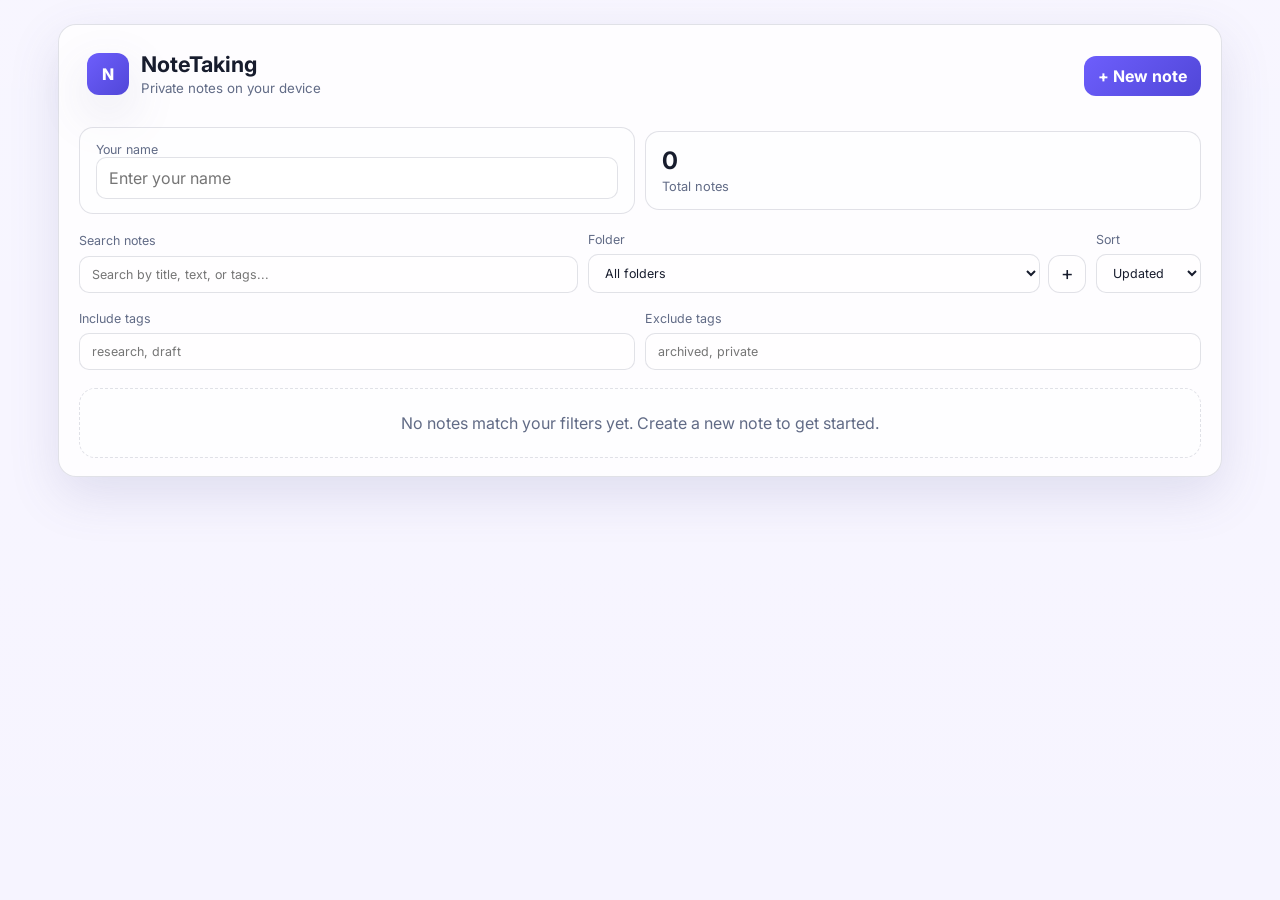
<file: index.html>
<!DOCTYPE html>
<html lang="en">
  <head>
    <meta charset="UTF-8" />
    <meta name="viewport" content="width=device-width, initial-scale=1.0" />
    <title>NoteTaking | Home</title>
    <link rel="preconnect" href="https://fonts.googleapis.com" />
    <link rel="preconnect" href="https://fonts.gstatic.com" crossorigin />
    <link href="https://fonts.googleapis.com/css2?family=Inter:wght@400;500;600;700;800&family=JetBrains+Mono:wght@400;500;700&family=Playfair+Display:wght@400;600;700;800&family=Montserrat:wght@400;500;600;700;800&family=Cormorant+Garamond:wght@400;500;600;700&family=Libre+Baskerville:wght@400;700&family=Patrick+Hand&display=swap" rel="stylesheet" />
    <link rel="stylesheet" href="css/styles.css" />
  </head>
  <body class="home-body" data-theme="violet">
    <main class="home-page">
      <section class="home-panel">
        <!-- The home header provides the app identity and the two primary navigation actions. -->
        <header class="home-header">
          <div class="brand-card">
            <div class="brand-badge">N</div>
            <div>
              <h1>NoteTaking</h1>
              <small>Private notes on your device</small>
            </div>
          </div>
          <div class="home-actions">
            <button id="new-note-btn" class="button" type="button">+ New note</button>
          </div>
        </header>

        <!-- Personal display settings and the collection total are kept above the filters. -->
        <div class="summary-row">
          <div class="summary-card">
            <label for="user-name" class="summary-label">Your name</label>
            <input id="user-name" class="input" type="text" placeholder="Enter your name" autocomplete="name" />
          </div>
          <div class="summary-card">
            <strong id="note-count">0</strong>
            <span>Total notes</span>
          </div>
        </div>

        <!-- Search remains text-based while folder and sort controls narrow the collection. -->
        <div class="filter-row">
          <label class="search-box" style="min-width: 280px; flex: 1;">
            <span>Search notes</span>
            <input id="search-input" class="input" type="search" placeholder="Search by title, text, or tags..." />
          </label>

          <label style="flex:1; min-width: 220px;">
            <span>Folder</span>
            <div class="folder-inline-row">
              <select id="folder-filter" class="input"></select>
              <button id="add-folder-btn" class="secondary-button compact-button" type="button" title="Add custom folder">+</button>
            </div>
          </label>

          <label>
            <span>Sort</span>
            <select id="sort-select" class="input">
              <option value="updated-desc">Updated</option>
              <option value="created">Created</option>
              <option value="alpha">A–Z</option>
              <option value="tags-alpha">Tags A–Z</option>
              <option value="tags-count">Most tags</option>
              <option value="pinned">Pinned</option>
            </select>
          </label>
        </div>

        <!-- Tag filters accept comma-separated values for include-all and exclude-any rules. -->
        <div class="filter-row tag-filter-row">
          <label style="flex: 1; min-width: 220px;">
            <span>Include tags</span>
            <input id="include-tags" class="input" type="text" placeholder="research, draft" />
          </label>
          <label style="flex: 1; min-width: 220px;">
            <span>Exclude tags</span>
            <input id="exclude-tags" class="input" type="text" placeholder="archived, private" />
          </label>
        </div>

        <input id="add-folder-input" class="input compact-folder-input hidden" type="text" placeholder="New folder name" />

        <!-- home.js rebuilds this region whenever state or a filter changes. -->
        <div id="notes-grid" class="note-grid" aria-live="polite"></div>
      </section>
    </main>

    <script type="module" src="js/home.js"></script>
  </body>
</html>
</file>
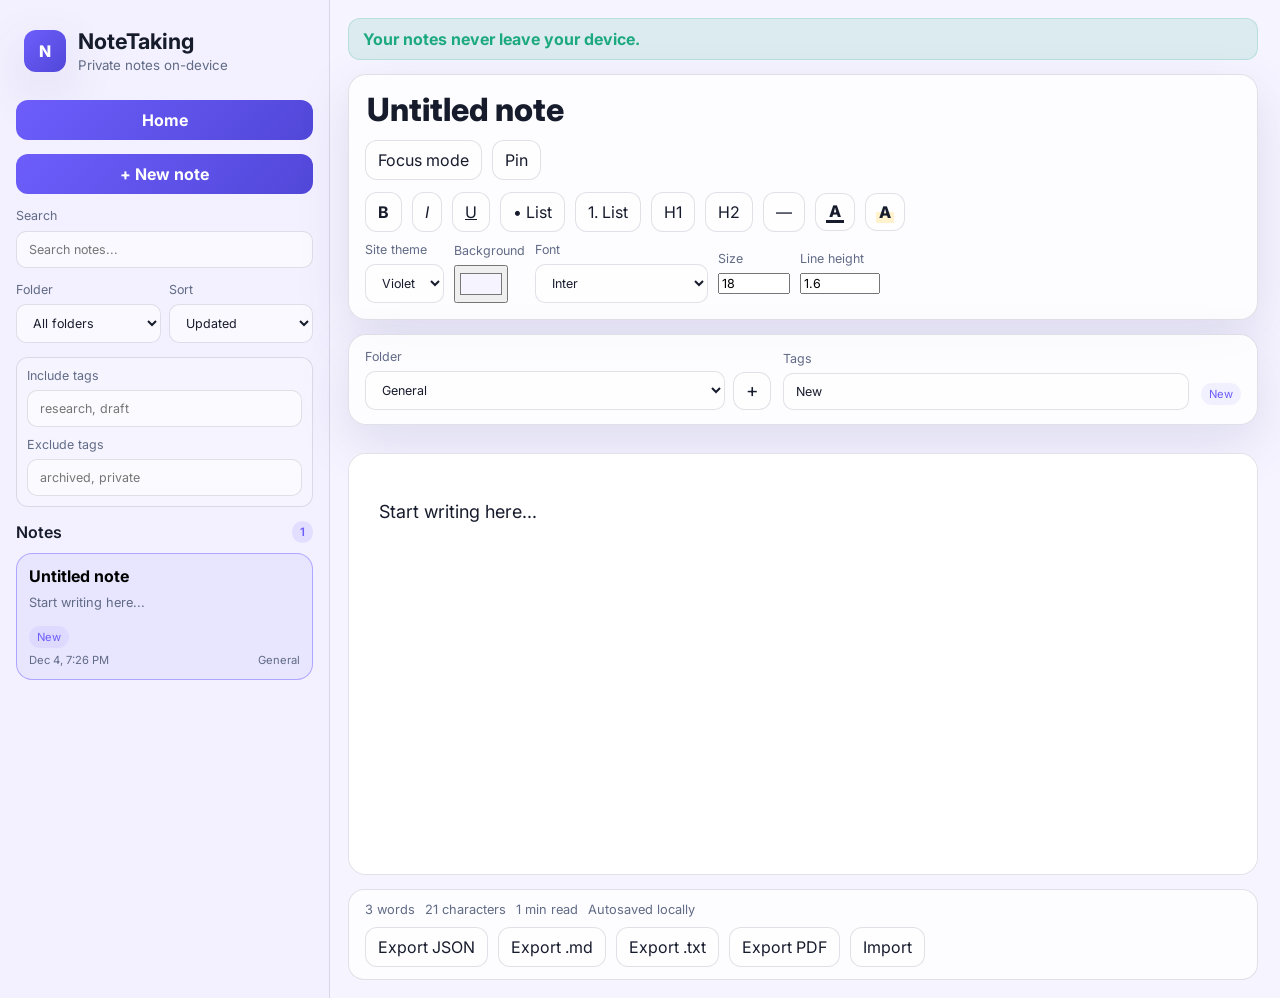
<file: editor.html>
<!DOCTYPE html>
<html lang="en">
  <head>
    <meta charset="UTF-8" />
    <meta name="viewport" content="width=device-width, initial-scale=1.0" />
    <title>NoteTaking Editor</title>
    <link rel="preconnect" href="https://fonts.googleapis.com" />
    <link rel="preconnect" href="https://fonts.gstatic.com" crossorigin />
    <link href="https://fonts.googleapis.com/css2?family=Inter:wght@400;500;600;700;800&family=Libre+Baskerville:wght@400;700&family=JetBrains+Mono:wght@400;500;700&family=Patrick+Hand&family=Cormorant+Garamond:wght@400;500;600;700&family=Playfair+Display:wght@400;600;700;800&family=Montserrat:wght@400;500;600;700;800&family=DM+Serif+Text:ital@0;1&display=swap" rel="stylesheet" />
    <link rel="stylesheet" href="css/styles.css" />
  </head>
  <body data-theme="violet">
    <div class="app-shell">
      <!-- The sidebar handles navigation and filtering without leaving the editor. -->
      <aside class="sidebar">
        <div class="brand-card">
          <div class="brand-badge">N</div>
          <div>
            <h1>NoteTaking</h1>
            <small>Private notes on-device</small>
          </div>
        </div>

        <a href="index.html" class="button" style="display: inline-block; text-align: center;">Home</a>
        <button id="new-note-btn" class="button" type="button">+ New note</button>

        <div class="sidebar-section">
          <label class="search-box" for="search-input">
            <span>Search</span>
            <input id="search-input" class="input" type="search" placeholder="Search notes..." />
          </label>
        </div>

        <div class="sidebar-section" style="display:grid;grid-template-columns:1fr 1fr;gap:8px;">
          <label>
            <span>Folder</span>
            <select id="folder-filter">
              <option value="all">All folders</option>
              <option value="General">General</option>
              <option value="Work">Work</option>
              <option value="Personal">Personal</option>
              <option value="Ideas">Ideas</option>
            </select>
          </label>

          <label>
            <span>Sort</span>
            <select id="sort-select">
              <option value="updated-desc">Updated</option>
              <option value="created-desc">Created</option>
              <option value="alpha">A–Z</option>
              <option value="tags-alpha">Tags A–Z</option>
              <option value="tags-count">Most tags</option>
              <option value="pinned">Pinned</option>
            </select>
          </label>
        </div>

        <div class="sidebar-section tag-filter-section">
          <label>
            <span>Include tags</span>
            <input id="include-tags" class="input" type="text" placeholder="research, draft" />
          </label>
          <label>
            <span>Exclude tags</span>
            <input id="exclude-tags" class="input" type="text" placeholder="archived, private" />
          </label>
        </div>

        <div class="sidebar-section">
          <div class="section-header">
            <span>Notes</span>
            <span id="note-count" class="muted-badge">0</span>
          </div>
          <div id="note-list" class="note-list" aria-live="polite"></div>
        </div>
      </aside>

      <main class="content-panel">
        <div class="privacy-banner">Your notes never leave your device.</div>

        <!-- Toolbar controls affect the selected note or selected editor content. -->
        <div class="editor-shell">
          <header class="topbar">
            <input id="note-title" type="text" placeholder="Untitled note" aria-label="Note title" />
            <div class="quick-actions">
              <button id="toggle-focus" class="secondary-button" type="button">Focus mode</button>
              <button id="pin-note" class="secondary-button" type="button">Pin</button>
            </div>
          </header>

          <div class="toolbar-row">
            <div class="toolbar-group">
              <button class="toolbar-button" data-command="bold" type="button"><strong>B</strong></button>
              <button class="toolbar-button" data-command="italic" type="button"><em>I</em></button>
              <button class="toolbar-button" data-command="underline" type="button"><span style="text-decoration: underline;">U</span></button>
              <button class="toolbar-button" data-command="insertUnorderedList" type="button">• List</button>
              <button class="toolbar-button" data-command="insertOrderedList" type="button">1. List</button>
              <button class="toolbar-button" data-command="formatBlock" data-value="h1" type="button">H1</button>
              <button class="toolbar-button" data-command="formatBlock" data-value="h2" type="button">H2</button>
              <button class="toolbar-button" data-command="insertHorizontalRule" type="button">—</button>

              <div class="palette-control">
                <button class="toolbar-button palette-trigger" data-palette-toggle="text-color-palette" type="button" aria-haspopup="true" aria-expanded="false" title="Text color">
                  <span class="text-color-icon">A</span>
                  <span class="sr-only">Text color</span>
                </button>
                <div id="text-color-palette" class="color-palette hidden" role="menu" aria-label="Text color choices">
                  <button class="color-swatch color-swatch-reset" data-color-command="foreColor" data-color-value="inherit" data-color-label="Default text color" type="button" title="Default text color" aria-label="Default text color">A</button>
                  <button class="color-swatch" data-color-command="foreColor" data-color-value="#000000" data-color-label="Black" type="button" title="Black" aria-label="Black" style="--swatch-color: #000000;">A</button>
                  <button class="color-swatch" data-color-command="foreColor" data-color-value="#434343" data-color-label="Dark gray" type="button" title="Dark gray" aria-label="Dark gray" style="--swatch-color: #434343;">A</button>
                  <button class="color-swatch" data-color-command="foreColor" data-color-value="#666666" data-color-label="Gray" type="button" title="Gray" aria-label="Gray" style="--swatch-color: #666666;">A</button>
                  <button class="color-swatch" data-color-command="foreColor" data-color-value="#980000" data-color-label="Dark red" type="button" title="Dark red" aria-label="Dark red" style="--swatch-color: #980000;">A</button>
                  <button class="color-swatch" data-color-command="foreColor" data-color-value="#ff0000" data-color-label="Red" type="button" title="Red" aria-label="Red" style="--swatch-color: #ff0000;">A</button>
                  <button class="color-swatch" data-color-command="foreColor" data-color-value="#ff9900" data-color-label="Orange" type="button" title="Orange" aria-label="Orange" style="--swatch-color: #ff9900;">A</button>
                  <button class="color-swatch" data-color-command="foreColor" data-color-value="#ffff00" data-color-label="Yellow" type="button" title="Yellow" aria-label="Yellow" style="--swatch-color: #d6a700;">A</button>
                  <button class="color-swatch" data-color-command="foreColor" data-color-value="#008000" data-color-label="Green" type="button" title="Green" aria-label="Green" style="--swatch-color: #008000;">A</button>
                  <button class="color-swatch" data-color-command="foreColor" data-color-value="#00a6a6" data-color-label="Teal" type="button" title="Teal" aria-label="Teal" style="--swatch-color: #00a6a6;">A</button>
                  <button class="color-swatch" data-color-command="foreColor" data-color-value="#1155cc" data-color-label="Blue" type="button" title="Blue" aria-label="Blue" style="--swatch-color: #1155cc;">A</button>
                  <button class="color-swatch" data-color-command="foreColor" data-color-value="#674ea7" data-color-label="Purple" type="button" title="Purple" aria-label="Purple" style="--swatch-color: #674ea7;">A</button>
                  <button class="color-swatch" data-color-command="foreColor" data-color-value="#a61c00" data-color-label="Brown" type="button" title="Brown" aria-label="Brown" style="--swatch-color: #a61c00;">A</button>
                  <button class="color-swatch" data-color-command="foreColor" data-color-value="#c90076" data-color-label="Pink" type="button" title="Pink" aria-label="Pink" style="--swatch-color: #c90076;">A</button>
                </div>
              </div>

              <div class="palette-control">
                <button class="toolbar-button palette-trigger" data-palette-toggle="highlight-palette" type="button" aria-haspopup="true" aria-expanded="false" title="Highlight color">
                  <span class="highlight-icon">A</span>
                  <span class="sr-only">Highlight color</span>
                </button>
                <div id="highlight-palette" class="color-palette highlight-palette hidden" role="menu" aria-label="Highlight color choices">
                  <button class="color-swatch highlight-swatch-reset" data-color-command="hiliteColor" data-color-value="transparent" data-color-label="No highlight" type="button" title="No highlight" aria-label="No highlight">A</button>
                  <button class="color-swatch" data-color-command="hiliteColor" data-color-value="#fff2cc" data-color-label="Yellow highlight" type="button" title="Yellow highlight" aria-label="Yellow highlight" style="--swatch-color: #fff2cc;">A</button>
                  <button class="color-swatch" data-color-command="hiliteColor" data-color-value="#fce5cd" data-color-label="Orange highlight" type="button" title="Orange highlight" aria-label="Orange highlight" style="--swatch-color: #fce5cd;">A</button>
                  <button class="color-swatch" data-color-command="hiliteColor" data-color-value="#d9ead3" data-color-label="Green highlight" type="button" title="Green highlight" aria-label="Green highlight" style="--swatch-color: #d9ead3;">A</button>
                  <button class="color-swatch" data-color-command="hiliteColor" data-color-value="#d0e0e3" data-color-label="Teal highlight" type="button" title="Teal highlight" aria-label="Teal highlight" style="--swatch-color: #d0e0e3;">A</button>
                  <button class="color-swatch" data-color-command="hiliteColor" data-color-value="#c9daf8" data-color-label="Blue highlight" type="button" title="Blue highlight" aria-label="Blue highlight" style="--swatch-color: #c9daf8;">A</button>
                  <button class="color-swatch" data-color-command="hiliteColor" data-color-value="#d9d2e9" data-color-label="Purple highlight" type="button" title="Purple highlight" aria-label="Purple highlight" style="--swatch-color: #d9d2e9;">A</button>
                  <button class="color-swatch" data-color-command="hiliteColor" data-color-value="#ead1dc" data-color-label="Pink highlight" type="button" title="Pink highlight" aria-label="Pink highlight" style="--swatch-color: #ead1dc;">A</button>
                </div>
              </div>
            </div>

            <div class="toolbar-group">
              <label>
                <span>Site theme</span>
                <select id="theme-select">
                  <option value="violet">Violet</option>
                  <option value="teal">Teal</option>
                  <option value="gold">Gold</option>
                  <option value="rose">Rose</option>
                  <option value="dark">Dark</option>
                </select>
              </label>

              <label class="site-background-control">
                <span>Background</span>
                <input id="site-background" type="color" value="#f6f4ff" title="Choose site background color" />
              </label>

              <label>
                <span>Font</span>
                <select id="font-select">
                  <option value="Inter, sans-serif">Inter</option>
                  <option value="Georgia, serif">Georgia</option>
                  <option value='"JetBrains Mono", monospace'>JetBrains Mono</option>
                  <option value='"Patrick Hand", cursive'>Patrick Hand</option>
                  <option value='"Playfair Display", serif'>Playfair Display</option>
                  <option value='"Montserrat", sans-serif'>Montserrat</option>
                  <option value='"Cormorant Garamond", serif'>Cormorant Garamond</option>
                  <option value='"DM Serif Text", serif'>DM Serif Text</option>
                  <option value='"Libre Baskerville", serif'>Libre Baskerville</option>
                </select>
              </label>

              <label>
                <span>Size</span>
                <input id="font-size" type="number" min="8" max="96" step="1" value="18" />
              </label>

              <label>
                <span>Line height</span>
                <input id="line-height" type="number" min="0.8" max="4" step="0.1" value="1.6" />
              </label>
            </div>
          </div>
        </div>

        <!-- Metadata is stored alongside the note body in IndexedDB. -->
        <div class="note-config">
          <label style="flex: 1; min-width: 180px;">
            <span>Folder</span>
            <div class="folder-inline-row">
              <select id="folder-select" class="input"></select>
              <button id="add-folder-btn" class="secondary-button compact-button" type="button" title="Add custom folder">+</button>
            </div>
          </label>
          <input id="add-folder-input" class="input compact-folder-input hidden" type="text" placeholder="New folder name" />
          <label>
            <span>Tags</span>
            <input id="tag-input" class="input" type="text" list="tag-suggestions" placeholder="Tags separated by commas" />
            <datalist id="tag-suggestions">
              <option value="New"></option>
              <option value="Favorite"></option>
              <option value="Notes"></option>
              <option value="Ideas"></option>
              <option value="Draft"></option>
              <option value="Archived"></option>
            </datalist>
          </label>
          <div id="tag-list" class="tag-list"></div>
        </div>

        <!-- editor.js owns the editable HTML and autosaves changes after a short delay. -->
        <div class="editor-wrap">
          <div id="editor" class="editor" contenteditable="true" spellcheck="true"></div>
        </div>

        <!-- Export and import actions operate on the selected note or the full backup. -->
        <footer class="footer-bar">
          <div class="stats">
            <span id="word-count">0 words</span>
            <span id="character-count">0 characters</span>
            <span id="reading-time">0 min read</span>
            <span id="save-status">Autosaved locally</span>
          </div>

          <div class="export-actions">
            <button id="export-json" class="secondary-button" type="button">Export JSON</button>
            <button id="export-md" class="secondary-button" type="button">Export .md</button>
            <button id="export-txt" class="secondary-button" type="button">Export .txt</button>
            <button id="export-pdf" class="secondary-button" type="button">Export PDF</button>
            <button id="import-btn" class="secondary-button" type="button">Import</button>
            <input id="import-json" type="file" accept="application/json" class="hidden" />
          </div>
        </footer>
      </main>
    </div>

    <script type="module" src="js/editor.js"></script>
  </body>
</html>
</file>
<file: css/styles.css>
/* Shared design tokens keep both the home page and editor visually consistent. */
:root {
  --bg: #f6f4ff;
  --bg-soft: #eef3ff;
  --panel: rgba(255,255,255,0.8);
  --panel-strong: #fff;
  --sidebar: #f3f1ff;
  --primary: #6d5efc;
  --primary-strong: #5147d8;
  --primary-soft: rgba(109, 94, 252, 0.12);
  --text: #171c2d;
  --muted: #616b86;
  --border: rgba(89, 95, 124, 0.18);
  --shadow: 0 18px 50px rgba(88, 90, 145, 0.15);
  --success: #1da97f;
  --warning: #f5a623;
  --danger: #ea4d67;
  --editor-bg: #ffffff;
}

/* Theme overrides change the accent and surface colors without changing layout. */
body[data-theme='teal'] {
  --bg: #edfdfc;
  --panel: rgba(255,255,255,0.8);
  --sidebar: #ebfffe;
  --primary: #17a9a9;
  --primary-strong: #0c8991;
  --primary-soft: rgba(23, 169, 169, 0.12);
}

body[data-theme='gold'] {
  --bg: #fff8ee;
  --panel: rgba(255,255,255,0.8);
  --sidebar: #fff8ef;
  --primary: #d89a2f;
  --primary-strong: #b87816;
  --primary-soft: rgba(216, 154, 47, 0.12);
}

body[data-theme='rose'] {
  --bg: #fff3f6;
  --panel: rgba(255,255,255,0.8);
  --sidebar: #fff1f6;
  --primary: #ec5d8d;
  --primary-strong: #cf4f7c;
  --primary-soft: rgba(236, 93, 141, 0.12);
}

body[data-theme='dark'] {
  --bg: #0e1727;
  --bg-soft: #111d31;
  --panel: rgba(17, 24, 39, 0.9);
  --panel-strong: #111827;
  --sidebar: #0f172a;
  --primary: #8b5cf6;
  --primary-strong: #7c3aed;
  --primary-soft: rgba(139, 92, 246, 0.12);
  --text: #edf2ff;
  --muted: #b9c5dd;
  --border: rgba(148,163,184,0.18);
  --shadow: 0 18px 50px rgba(15, 23, 42, 0.55);
  --editor-bg: #0b1320;
}

/* Base rules normalize controls so the layout behaves predictably across browsers. */
* { box-sizing: border-box; }

html, body {
  margin: 0;
  min-height: 100%;
  font-family: 'Inter', sans-serif;
  background: var(--site-background, var(--bg));
  color: var(--text);
}

body {
  min-height: 100vh;
}

button, input, select, textarea {
  font: inherit;
}

button { cursor: pointer; }

a { color: inherit; text-decoration: none; }

/* The editor uses a persistent sidebar beside the writing surface. */
.app-shell {
  display: flex;
  min-height: 100vh;
}

/* Sidebar controls are intentionally dense because they are used repeatedly. */
.sidebar {
  width: 330px;
  padding: 20px 16px;
  background: var(--sidebar);
  border-right: 1px solid var(--border);
  display: flex;
  flex-direction: column;
  gap: 14px;
}

.brand-card {
  display: flex;
  align-items: center;
  gap: 12px;
  padding: 8px 8px 12px;
}

.brand-badge {
  width: 42px;
  height: 42px;
  border-radius: 12px;
  display: grid;
  place-items: center;
  color: white;
  font-weight: 800;
  background: linear-gradient(135deg, var(--primary), var(--primary-strong));
  box-shadow: var(--shadow);
}

.brand-card h1 {
  margin: 0;
  font-size: 1.35rem;
}

.brand-card small {
  color: var(--muted);
}

.button,
.secondary-button,
.toolbar-button {
  border-radius: 12px;
  border: 1px solid var(--border);
  transition: transform 0.15s ease, box-shadow 0.15s ease;
}

.button,
.primary-button {
  background: linear-gradient(135deg, var(--primary), var(--primary-strong));
  color: white;
  border: none;
  border-radius: 12px;
  padding: 10px 14px;
  font-weight: 700;
}

.secondary-button,
.toolbar-button {
  background: rgba(255,255,255,0.52);
  color: var(--text);
  padding: 9px 12px;
}

.button:hover,
.secondary-button:hover,
.toolbar-button:hover {
  transform: translateY(-1px);
  box-shadow: var(--shadow);
}

.input, select {
  width: 100%;
  padding: 10px 12px;
  border-radius: 10px;
  border: 1px solid var(--border);
  background: rgba(255,255,255,0.6);
  color: var(--text);
}

label {
  display: flex;
  flex-direction: column;
  gap: 7px;
  color: var(--muted);
  font-size: 0.78rem;
}

.search-box {
  display: flex;
  flex-direction: column;
  gap: 8px;
}

.sidebar-section {
  display: flex;
  flex-direction: column;
  gap: 10px;
}

/* Keep tag rules visible but compact beside the note list. */
.tag-filter-section {
  padding: 10px;
  border: 1px solid var(--border);
  border-radius: 12px;
  background: rgba(255,255,255,0.28);
}

.section-header {
  display: flex;
  align-items: center;
  justify-content: space-between;
  gap: 8px;
  font-weight: 600;
}

.muted-badge {
  background: var(--primary-soft);
  color: var(--primary); 
  border-radius: 999px;
  padding: 4px 8px;
  font-size: 0.72rem;
}

.note-list {
  display: flex;
  flex-direction: column;
  gap: 8px;
  overflow: auto;
}

/* Note cards provide compact previews for quick navigation. */
.note-card {
  border: 1px solid var(--border);
  border-radius: 16px;
  background: rgba(255,255,255,0.45);
  padding: 12px;
  text-align: left;
  width: 100%;
}

.note-card.active {
  border-color: rgba(109,94,252,0.46);
  background: rgba(109,94,252,0.08);
}

.note-card-header {
  display: flex;
  align-items: center;
  justify-content: space-between;
  gap: 8px;
}

.note-card h3 {
  margin: 0;
  font-size: 1rem;
}

.note-card p {
  margin: 8px 0;
  color: var(--muted);
  font-size: 0.8rem;
  line-height: 1.45;
  line-clamp: 2;
  display: -webkit-box;
  -webkit-line-clamp: 2;
  -webkit-box-orient: vertical;
  overflow: hidden;
}

.note-card-meta {
  display: flex;
  justify-content: space-between;
  gap: 8px;
  color: var(--muted);
  font-size: 0.7rem;
}

.meta-tag,
.tag-pill {
  display: inline-flex;
  align-items: center;
  border-radius: 999px;
  background: rgba(109,94,252,0.08);
  color: var(--primary);
  padding: 4px 8px;
  font-size: 0.7rem;
}

/* Main content owns the editor, metadata controls, and export footer. */
.content-panel {
  flex: 1;
  padding: 18px 22px 18px 18px;
  display: flex;
  flex-direction: column;
  gap: 14px;
}

.privacy-banner {
  background: rgba(29,169,127,0.12);
  border: 1px solid rgba(29,169,127,0.18);
  color: var(--success);
  border-radius: 12px;
  padding: 10px 14px;
  font-weight: 700;
}

.editor-shell,
.meta-box,
.note-config,
.home-panel,
.note-grid-card {
  background: var(--panel);
  border: 1px solid var(--border);
  border-radius: 18px;
  box-shadow: var(--shadow);
}

.editor-shell {
  padding: 14px 16px 16px;
}

.topbar {
  display: flex;
  justify-content: space-between;
  gap: 10px;
  align-items: center;
  flex-wrap: wrap;
  margin-bottom: 12px;
}

#note-title {
  width: 100%;
  border: none;
  background: transparent;
  color: var(--text);
  font-weight: 800;
  font-size: clamp(2rem, 2.5vw, 3rem);
}

#note-title:focus,
#editor:focus,
.input:focus,
select:focus {
  outline: none;
  box-shadow: 0 0 0 3px rgba(109,94,252,0.12);
}

.quick-actions,
.toolbar-row,
.toolbar-group,
.footer-bar,
.stats,
.export-actions,
.home-actions,
.filter-row,
.note-grid,
.home-header,
.home-toolbar,
.summary-row {
  display: flex;
  align-items: center;
  gap: 10px;
  flex-wrap: wrap;
}

.toolbar-row {
  justify-content: space-between;
}

.toolbar-group {
  flex-wrap: wrap;
}

.site-background-control input[type='color'] {
  width: 54px;
  height: 38px;
  padding: 3px;
  cursor: pointer;
}

.palette-control {
  position: relative;
}

.palette-trigger {
  min-width: 38px;
  padding: 7px 10px;
}

.text-color-icon,
.highlight-icon {
  display: inline-flex;
  align-items: center;
  justify-content: center;
  width: 18px;
  height: 22px;
  font-weight: 800;
  line-height: 1;
}

.text-color-icon {
  border-bottom: 3px solid var(--text);
}

.highlight-icon {
  background: linear-gradient(transparent 52%, #fff2cc 52%);
}

.color-palette {
  position: absolute;
  z-index: 5;
  top: calc(100% + 8px);
  left: 0;
  display: grid;
  grid-template-columns: repeat(7, 28px);
  gap: 5px;
  width: 244px;
  padding: 9px;
  border: 1px solid var(--border);
  border-radius: 10px;
  background: var(--panel-strong);
  box-shadow: 0 12px 28px rgba(31, 35, 53, 0.2);
}

.color-swatch {
  width: 28px;
  height: 28px;
  padding: 0;
  border: 1px solid rgba(70, 76, 100, 0.22);
  border-radius: 5px;
  background: var(--swatch-color);
  color: var(--swatch-color, var(--text));
  font-size: 0.82rem;
  font-weight: 800;
  text-shadow: 0 0 1px rgba(255, 255, 255, 0.75);
}

.color-swatch:hover,
.color-swatch:focus-visible {
  transform: scale(1.1);
  box-shadow: 0 0 0 2px var(--primary);
}

.color-swatch-reset {
  color: var(--text);
  background: linear-gradient(135deg, transparent 43%, var(--danger) 44%, var(--danger) 56%, transparent 57%), var(--panel-strong);
}

.highlight-swatch-reset {
  background: linear-gradient(135deg, transparent 43%, var(--danger) 44%, var(--danger) 56%, transparent 57%), var(--panel-strong);
}

.sr-only {
  position: absolute;
  width: 1px;
  height: 1px;
  padding: 0;
  margin: -1px;
  overflow: hidden;
  clip: rect(0, 0, 0, 0);
  white-space: nowrap;
  border: 0;
}

.toolbar-button {
  min-height: 38px;
}

.note-config {
  display: flex;
  align-items: end;
  gap: 12px;
  padding: 14px 16px;
  margin-bottom: 14px;
}

.note-config > label,
.meta-box > label {
  flex: 1;
}

.tag-list {
  display: flex;
  flex-wrap: wrap;
  gap: 8px;
  min-height: 32px;
  align-items: center;
}

/* The editor keeps a stable writing area while its inner text can grow. */
.editor-wrap {
  min-height: 420px;
  background: var(--editor-bg);
  border-radius: 18px;
  border: 1px solid var(--border);
  overflow: hidden;
}

#editor {
  min-height: 420px;
  padding: 26px 30px 32px;
  outline: none;
  font-size: 18px;
  line-height: 1.6;
  background: var(--editor-bg);
}

#editor h1 { font-size: 2em; margin: 0.6em 0 0.35em; }
#editor h2 { font-size: 1.6em; margin: 0.7em 0 0.3em; }
#editor ul, #editor ol { padding-left: 1.4em; }
#editor blockquote { border-left: 3px solid var(--primary); padding-left: 12px; color: var(--muted); }

.footer-bar {
  justify-content: space-between;
  padding: 12px 16px;
  background: var(--panel);
  border: 1px solid var(--border);
  border-radius: 16px;
}

.stats {
  color: var(--muted);
  font-size: 0.8rem;
}

.hidden { display: none !important; }

/* Home uses a wider surface for filtering and grid-based note browsing. */
.home-body {
  background: linear-gradient(180deg, rgba(255,255,255,0.18), rgba(255,255,255,0.04));
}

.home-page {
  max-width: 1200px;
  margin: 0 auto;
  padding: 24px 18px 48px;
}

.home-panel {
  padding: 18px 20px;
}

.home-header {
  justify-content: space-between;
  margin-bottom: 18px;
}

.summary-row {
  justify-content: space-between;
  margin-top: 16px;
}

.summary-card {
  background: rgba(255,255,255,0.45);
  border: 1px solid var(--border);
  border-radius: 14px;
  padding: 14px 16px;
  min-width: 140px;
  flex: 1;
}

.summary-card strong {
  display: block;
  font-size: 1.5rem;
}

.summary-card span {
  color: var(--muted);
  font-size: 0.8rem;
}

.filter-row {
  justify-content: space-between;
  margin: 18px 0;
}

.tag-filter-row {
  margin-top: 0;
}

.folder-inline-row {
  display: flex;
  align-items: center;
  gap: 8px;
}

.compact-button {
  min-width: 38px;
  height: 38px;
  padding: 0 10px;
  font-size: 1.2rem;
  line-height: 1;
}

.compact-folder-input {
  max-width: 220px;
  min-width: 140px;
}

.note-grid {
  display: grid;
  grid-template-columns: repeat(auto-fit, minmax(240px, 1fr));
  gap: 14px;
  align-items: stretch;
}

.note-grid-card {
  padding: 16px;
  display: flex;
  flex-direction: column;
  gap: 10px;
  min-height: 200px;
}

.note-grid-card h3 {
  margin: 0;
  font-size: 1.2rem;
}

.note-grid-card p {
  margin: 0;
  color: var(--muted);
  line-height: 1.5;
  flex: 1;
}

.note-card-actions {
  display: flex;
  justify-content: space-between;
  gap: 8px;
  margin-top: auto;
}

.empty-state {
  border: 1px dashed var(--border);
  border-radius: 16px;
  padding: 24px;
  text-align: center;
  color: var(--muted);
  background: rgba(255,255,255,0.35);
}

body.focus-mode .sidebar {
  display: none;
}

body.focus-mode .content-panel {
  padding-left: 12px;
}

/* Collapse the two-column editor into a readable mobile flow. */
@media (max-width: 920px) {
  .app-shell {
    flex-direction: column;
  }

  .sidebar {
    width: 100%;
    border-right: none;
    border-bottom: 1px solid var(--border);
  }

  .note-config,
  .topbar,
  .toolbar-row,
  .footer-bar,
  .home-header,
  .filter-row,
  .summary-row {
    flex-direction: column;
    align-items: stretch;
  }
}
</file>
